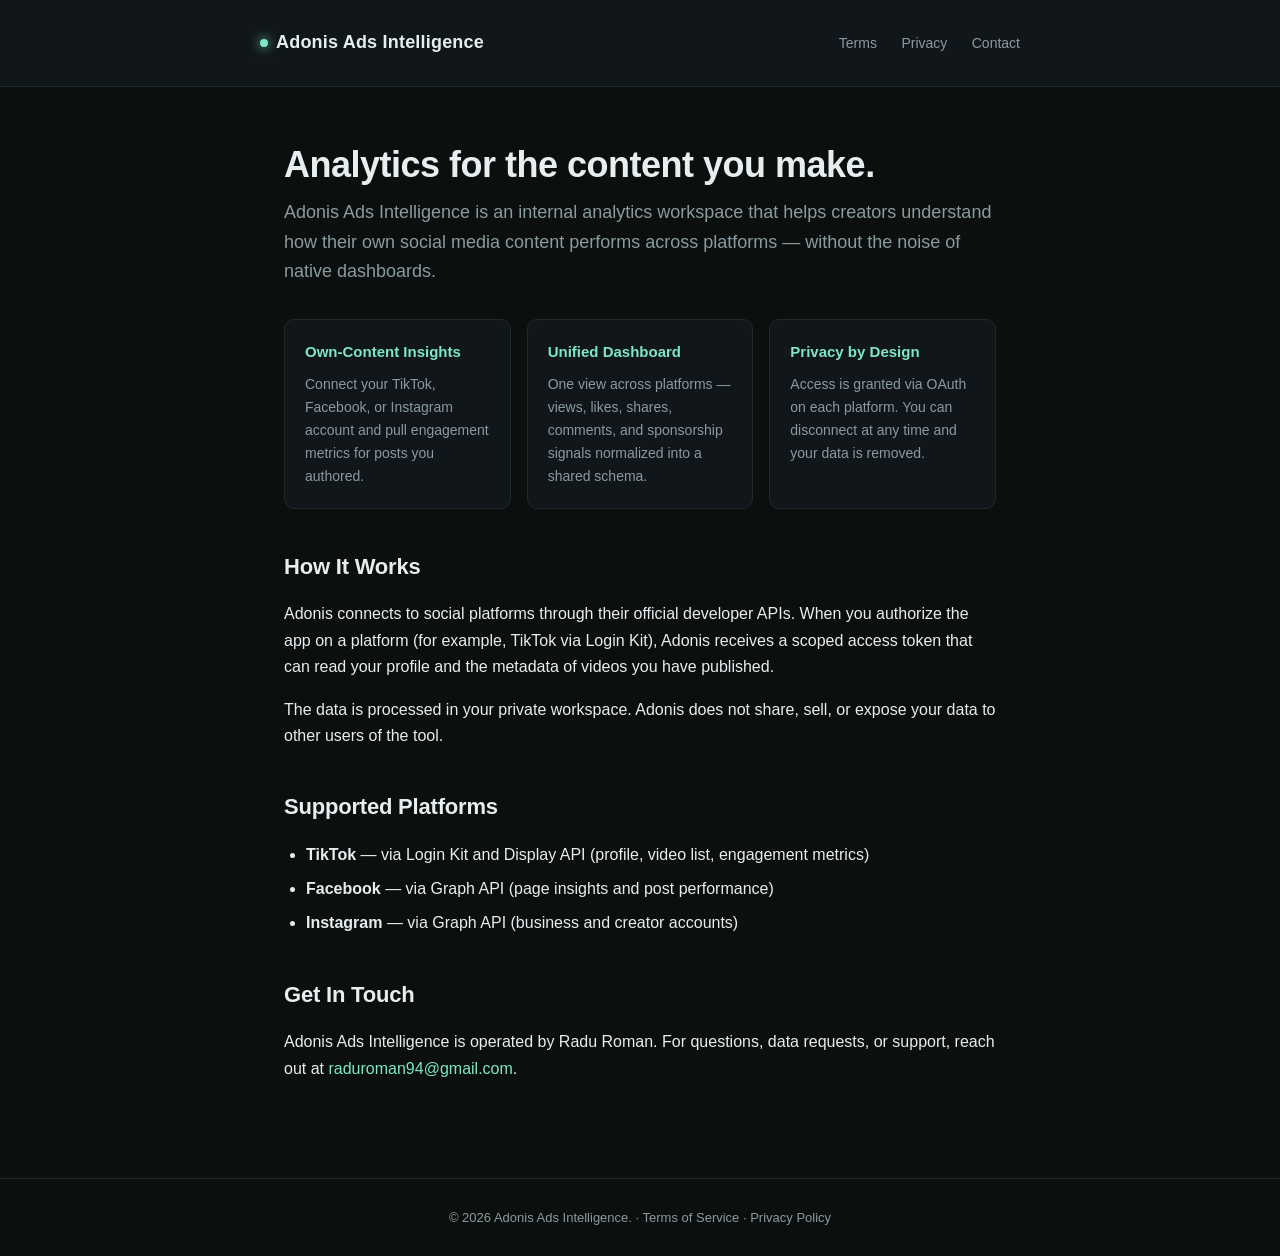
<file: index.html>
<!DOCTYPE html>
<html lang="en">
<head>
  <meta charset="UTF-8">
  <meta name="viewport" content="width=device-width, initial-scale=1.0">
  <title>Adonis Ads Intelligence</title>
  <meta name="description" content="Internal analytics tool for creators to track performance of their own social media content.">
  <link rel="stylesheet" href="styles.css">
</head>
<body>
  <header>
    <div class="wrap">
      <div class="brand"><span class="dot"></span>Adonis Ads Intelligence</div>
      <nav>
        <a href="tos.html">Terms</a>
        <a href="privacy.html">Privacy</a>
        <a href="mailto:raduroman94@gmail.com">Contact</a>
      </nav>
    </div>
  </header>

  <main>
    <h1>Analytics for the content you make.</h1>
    <p class="lead">
      Adonis Ads Intelligence is an internal analytics workspace that helps creators understand how their own social media content performs across platforms — without the noise of native dashboards.
    </p>

    <div class="card-grid">
      <div class="card">
        <h4>Own-Content Insights</h4>
        <p>Connect your TikTok, Facebook, or Instagram account and pull engagement metrics for posts you authored.</p>
      </div>
      <div class="card">
        <h4>Unified Dashboard</h4>
        <p>One view across platforms — views, likes, shares, comments, and sponsorship signals normalized into a shared schema.</p>
      </div>
      <div class="card">
        <h4>Privacy by Design</h4>
        <p>Access is granted via OAuth on each platform. You can disconnect at any time and your data is removed.</p>
      </div>
    </div>

    <h2>How It Works</h2>
    <p>
      Adonis connects to social platforms through their official developer APIs. When you authorize the app on a platform (for example, TikTok via Login Kit), Adonis receives a scoped access token that can read your profile and the metadata of videos you have published.
    </p>
    <p>
      The data is processed in your private workspace. Adonis does not share, sell, or expose your data to other users of the tool.
    </p>

    <h2>Supported Platforms</h2>
    <ul>
      <li><strong>TikTok</strong> — via Login Kit and Display API (profile, video list, engagement metrics)</li>
      <li><strong>Facebook</strong> — via Graph API (page insights and post performance)</li>
      <li><strong>Instagram</strong> — via Graph API (business and creator accounts)</li>
    </ul>

    <h2>Get In Touch</h2>
    <p>
      Adonis Ads Intelligence is operated by Radu Roman. For questions, data requests, or support, reach out at <a href="mailto:raduroman94@gmail.com">raduroman94@gmail.com</a>.
    </p>
  </main>

  <footer>
    &copy; 2026 Adonis Ads Intelligence. &middot;
    <a href="tos.html">Terms of Service</a> &middot;
    <a href="privacy.html">Privacy Policy</a>
  </footer>
</body>
</html>
</file>
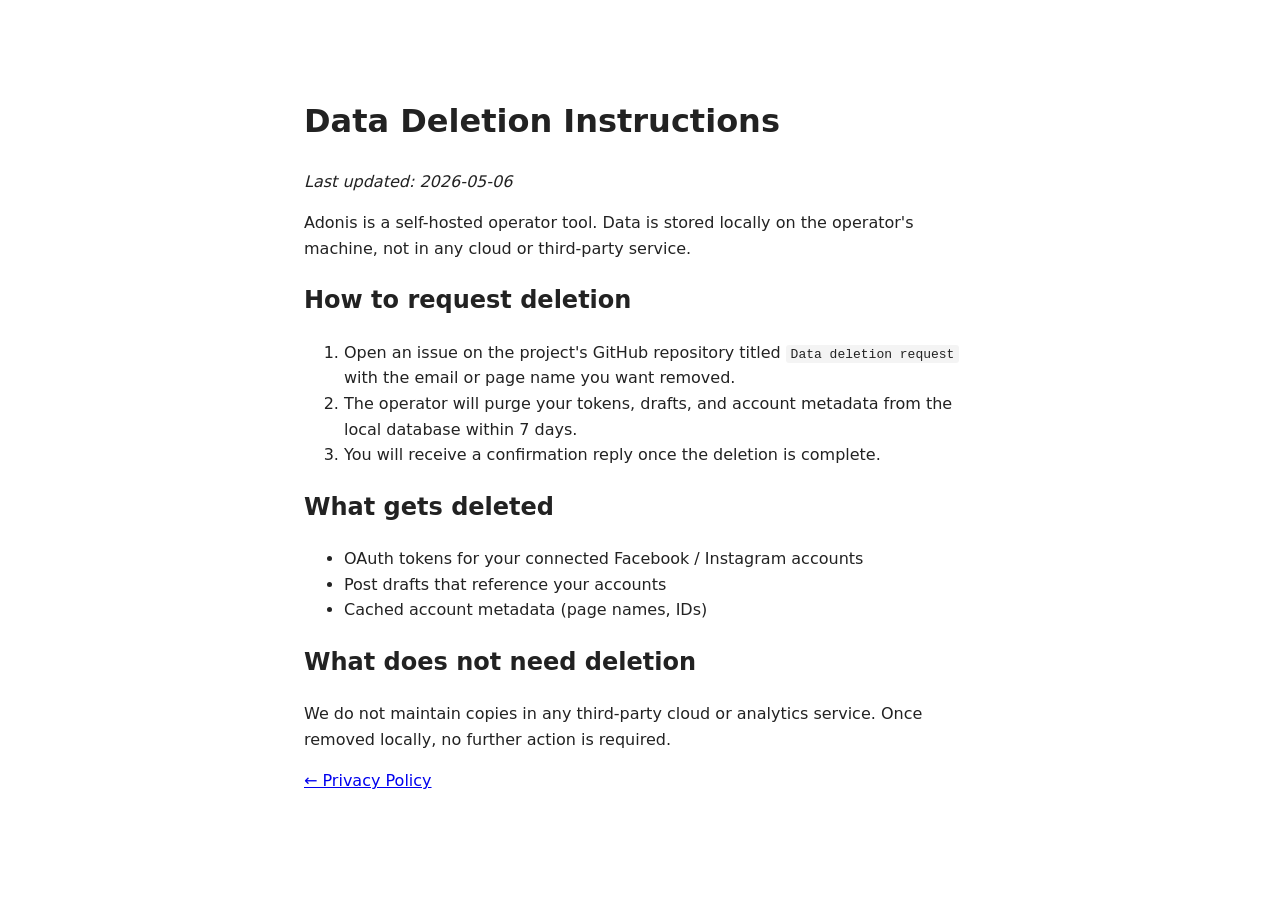
<file: data-deletion.html>
<!doctype html>
<html lang="en"><head>
<meta charset="utf-8"><meta name="viewport" content="width=device-width, initial-scale=1">
<title>Data Deletion — Adonis</title>
<style>body{font-family:system-ui,sans-serif;max-width:42rem;margin:4rem auto;padding:2rem;line-height:1.6;color:#222}h1{margin-top:0}code{background:#f4f4f4;padding:.1rem .3rem;border-radius:3px}</style>
</head><body>
<h1>Data Deletion Instructions</h1>
<p><em>Last updated: 2026-05-06</em></p>
<p>Adonis is a self-hosted operator tool. Data is stored locally on the operator's machine, not in any cloud or third-party service.</p>
<h2>How to request deletion</h2>
<ol>
  <li>Open an issue on the project's GitHub repository titled <code>Data deletion request</code> with the email or page name you want removed.</li>
  <li>The operator will purge your tokens, drafts, and account metadata from the local database within 7 days.</li>
  <li>You will receive a confirmation reply once the deletion is complete.</li>
</ol>
<h2>What gets deleted</h2>
<ul>
  <li>OAuth tokens for your connected Facebook / Instagram accounts</li>
  <li>Post drafts that reference your accounts</li>
  <li>Cached account metadata (page names, IDs)</li>
</ul>
<h2>What does not need deletion</h2>
<p>We do not maintain copies in any third-party cloud or analytics service. Once removed locally, no further action is required.</p>
<p><a href="privacy.html">← Privacy Policy</a></p>
</body></html>
</file>
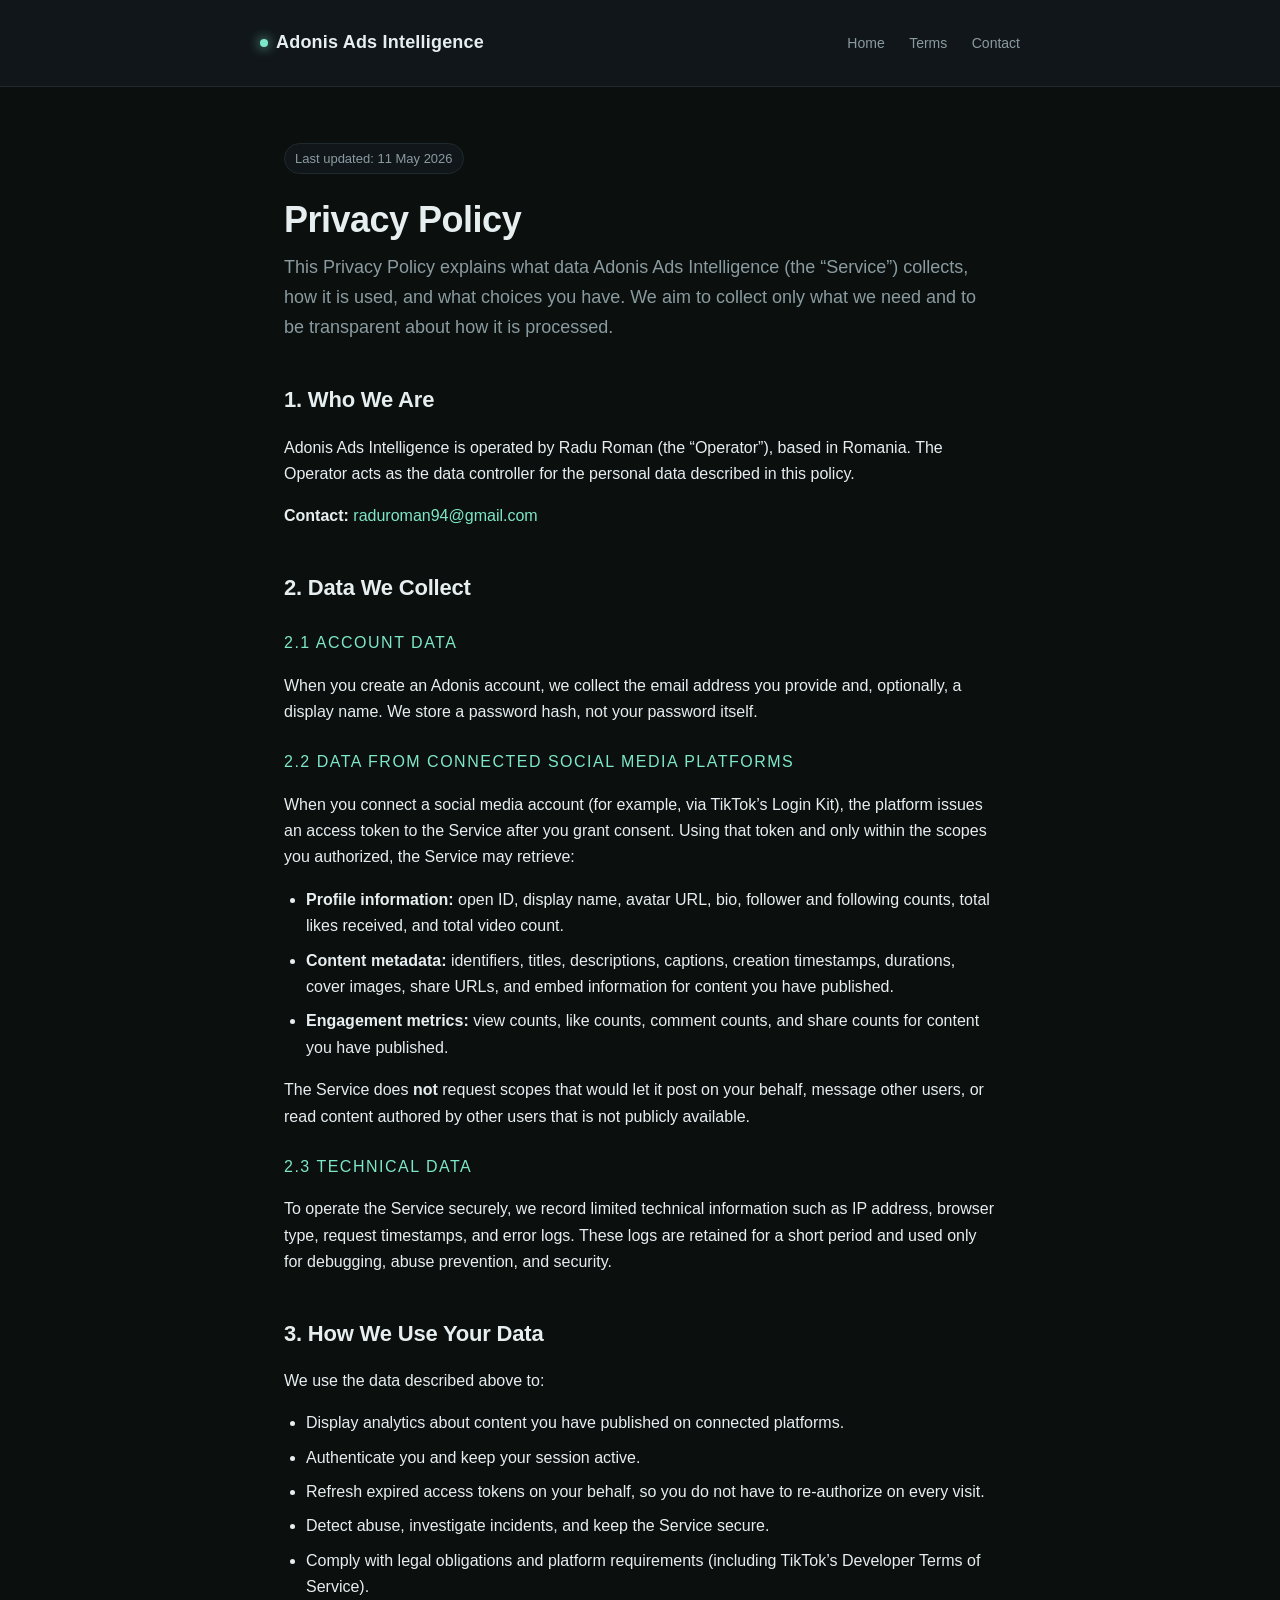
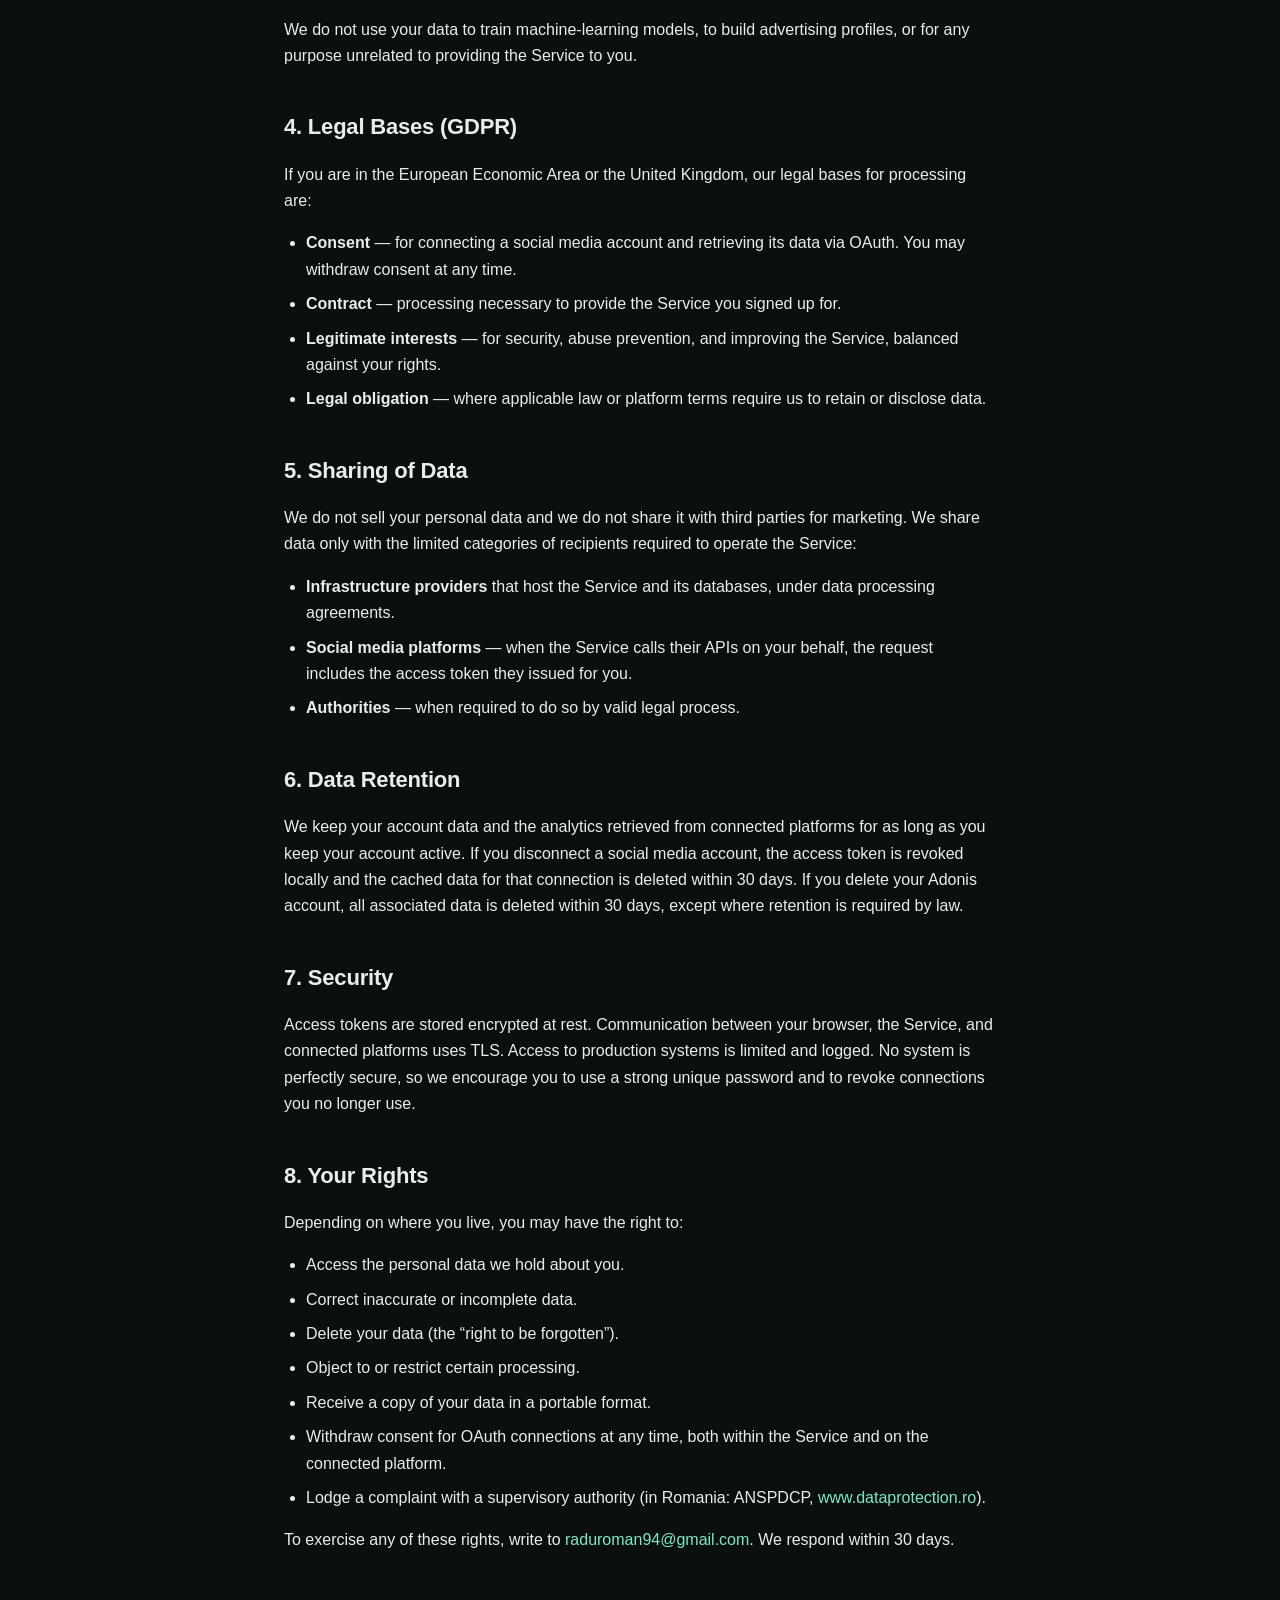
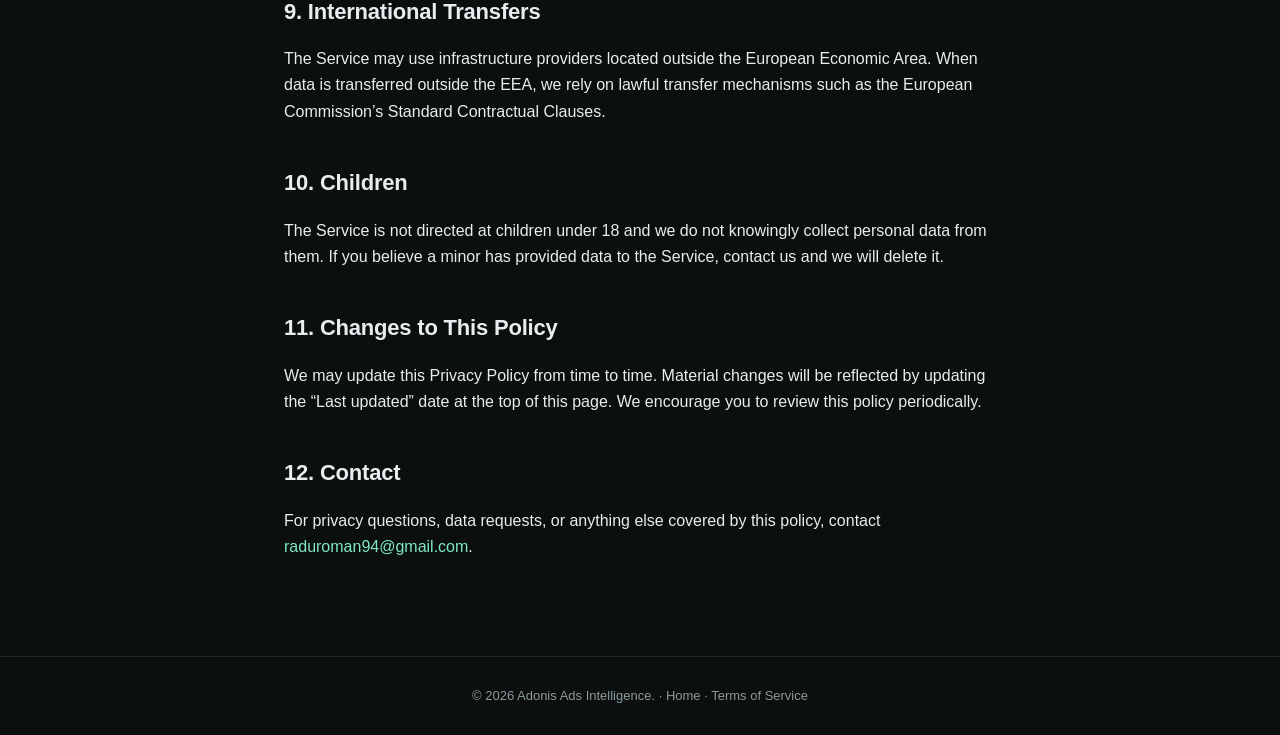
<file: privacy.html>
<!DOCTYPE html>
<html lang="en">
<head>
  <meta charset="UTF-8">
  <meta name="viewport" content="width=device-width, initial-scale=1.0">
  <title>Privacy Policy &mdash; Adonis Ads Intelligence</title>
  <link rel="stylesheet" href="styles.css">
</head>
<body>
  <header>
    <div class="wrap">
      <div class="brand"><a href="index.html" style="color:inherit;border:none;"><span class="dot"></span>Adonis Ads Intelligence</a></div>
      <nav>
        <a href="index.html">Home</a>
        <a href="tos.html">Terms</a>
        <a href="mailto:raduroman94@gmail.com">Contact</a>
      </nav>
    </div>
  </header>

  <main>
    <span class="meta">Last updated: 11 May 2026</span>
    <h1>Privacy Policy</h1>
    <p class="lead">
      This Privacy Policy explains what data Adonis Ads Intelligence (the &ldquo;Service&rdquo;) collects, how it is used, and what choices you have. We aim to collect only what we need and to be transparent about how it is processed.
    </p>

    <h2>1. Who We Are</h2>
    <p>
      Adonis Ads Intelligence is operated by Radu Roman (the &ldquo;Operator&rdquo;), based in Romania. The Operator acts as the data controller for the personal data described in this policy.
    </p>
    <p>
      <strong>Contact:</strong> <a href="mailto:raduroman94@gmail.com">raduroman94@gmail.com</a>
    </p>

    <h2>2. Data We Collect</h2>

    <h3>2.1 Account Data</h3>
    <p>
      When you create an Adonis account, we collect the email address you provide and, optionally, a display name. We store a password hash, not your password itself.
    </p>

    <h3>2.2 Data from Connected Social Media Platforms</h3>
    <p>
      When you connect a social media account (for example, via TikTok&rsquo;s Login Kit), the platform issues an access token to the Service after you grant consent. Using that token and only within the scopes you authorized, the Service may retrieve:
    </p>
    <ul>
      <li><strong>Profile information:</strong> open ID, display name, avatar URL, bio, follower and following counts, total likes received, and total video count.</li>
      <li><strong>Content metadata:</strong> identifiers, titles, descriptions, captions, creation timestamps, durations, cover images, share URLs, and embed information for content you have published.</li>
      <li><strong>Engagement metrics:</strong> view counts, like counts, comment counts, and share counts for content you have published.</li>
    </ul>
    <p>
      The Service does <strong>not</strong> request scopes that would let it post on your behalf, message other users, or read content authored by other users that is not publicly available.
    </p>

    <h3>2.3 Technical Data</h3>
    <p>
      To operate the Service securely, we record limited technical information such as IP address, browser type, request timestamps, and error logs. These logs are retained for a short period and used only for debugging, abuse prevention, and security.
    </p>

    <h2>3. How We Use Your Data</h2>
    <p>We use the data described above to:</p>
    <ul>
      <li>Display analytics about content you have published on connected platforms.</li>
      <li>Authenticate you and keep your session active.</li>
      <li>Refresh expired access tokens on your behalf, so you do not have to re-authorize on every visit.</li>
      <li>Detect abuse, investigate incidents, and keep the Service secure.</li>
      <li>Comply with legal obligations and platform requirements (including TikTok&rsquo;s Developer Terms of Service).</li>
    </ul>
    <p>
      We do not use your data to train machine-learning models, to build advertising profiles, or for any purpose unrelated to providing the Service to you.
    </p>

    <h2>4. Legal Bases (GDPR)</h2>
    <p>If you are in the European Economic Area or the United Kingdom, our legal bases for processing are:</p>
    <ul>
      <li><strong>Consent</strong> &mdash; for connecting a social media account and retrieving its data via OAuth. You may withdraw consent at any time.</li>
      <li><strong>Contract</strong> &mdash; processing necessary to provide the Service you signed up for.</li>
      <li><strong>Legitimate interests</strong> &mdash; for security, abuse prevention, and improving the Service, balanced against your rights.</li>
      <li><strong>Legal obligation</strong> &mdash; where applicable law or platform terms require us to retain or disclose data.</li>
    </ul>

    <h2>5. Sharing of Data</h2>
    <p>
      We do not sell your personal data and we do not share it with third parties for marketing. We share data only with the limited categories of recipients required to operate the Service:
    </p>
    <ul>
      <li><strong>Infrastructure providers</strong> that host the Service and its databases, under data processing agreements.</li>
      <li><strong>Social media platforms</strong> &mdash; when the Service calls their APIs on your behalf, the request includes the access token they issued for you.</li>
      <li><strong>Authorities</strong> &mdash; when required to do so by valid legal process.</li>
    </ul>

    <h2>6. Data Retention</h2>
    <p>
      We keep your account data and the analytics retrieved from connected platforms for as long as you keep your account active. If you disconnect a social media account, the access token is revoked locally and the cached data for that connection is deleted within 30 days. If you delete your Adonis account, all associated data is deleted within 30 days, except where retention is required by law.
    </p>

    <h2>7. Security</h2>
    <p>
      Access tokens are stored encrypted at rest. Communication between your browser, the Service, and connected platforms uses TLS. Access to production systems is limited and logged. No system is perfectly secure, so we encourage you to use a strong unique password and to revoke connections you no longer use.
    </p>

    <h2>8. Your Rights</h2>
    <p>Depending on where you live, you may have the right to:</p>
    <ul>
      <li>Access the personal data we hold about you.</li>
      <li>Correct inaccurate or incomplete data.</li>
      <li>Delete your data (the &ldquo;right to be forgotten&rdquo;).</li>
      <li>Object to or restrict certain processing.</li>
      <li>Receive a copy of your data in a portable format.</li>
      <li>Withdraw consent for OAuth connections at any time, both within the Service and on the connected platform.</li>
      <li>Lodge a complaint with a supervisory authority (in Romania: ANSPDCP, <a href="https://www.dataprotection.ro" rel="noopener">www.dataprotection.ro</a>).</li>
    </ul>
    <p>
      To exercise any of these rights, write to <a href="mailto:raduroman94@gmail.com">raduroman94@gmail.com</a>. We respond within 30 days.
    </p>

    <h2>9. International Transfers</h2>
    <p>
      The Service may use infrastructure providers located outside the European Economic Area. When data is transferred outside the EEA, we rely on lawful transfer mechanisms such as the European Commission&rsquo;s Standard Contractual Clauses.
    </p>

    <h2>10. Children</h2>
    <p>
      The Service is not directed at children under 18 and we do not knowingly collect personal data from them. If you believe a minor has provided data to the Service, contact us and we will delete it.
    </p>

    <h2>11. Changes to This Policy</h2>
    <p>
      We may update this Privacy Policy from time to time. Material changes will be reflected by updating the &ldquo;Last updated&rdquo; date at the top of this page. We encourage you to review this policy periodically.
    </p>

    <h2>12. Contact</h2>
    <p>
      For privacy questions, data requests, or anything else covered by this policy, contact <a href="mailto:raduroman94@gmail.com">raduroman94@gmail.com</a>.
    </p>
  </main>

  <footer>
    &copy; 2026 Adonis Ads Intelligence. &middot;
    <a href="index.html">Home</a> &middot;
    <a href="tos.html">Terms of Service</a>
  </footer>
</body>
</html>
</file>
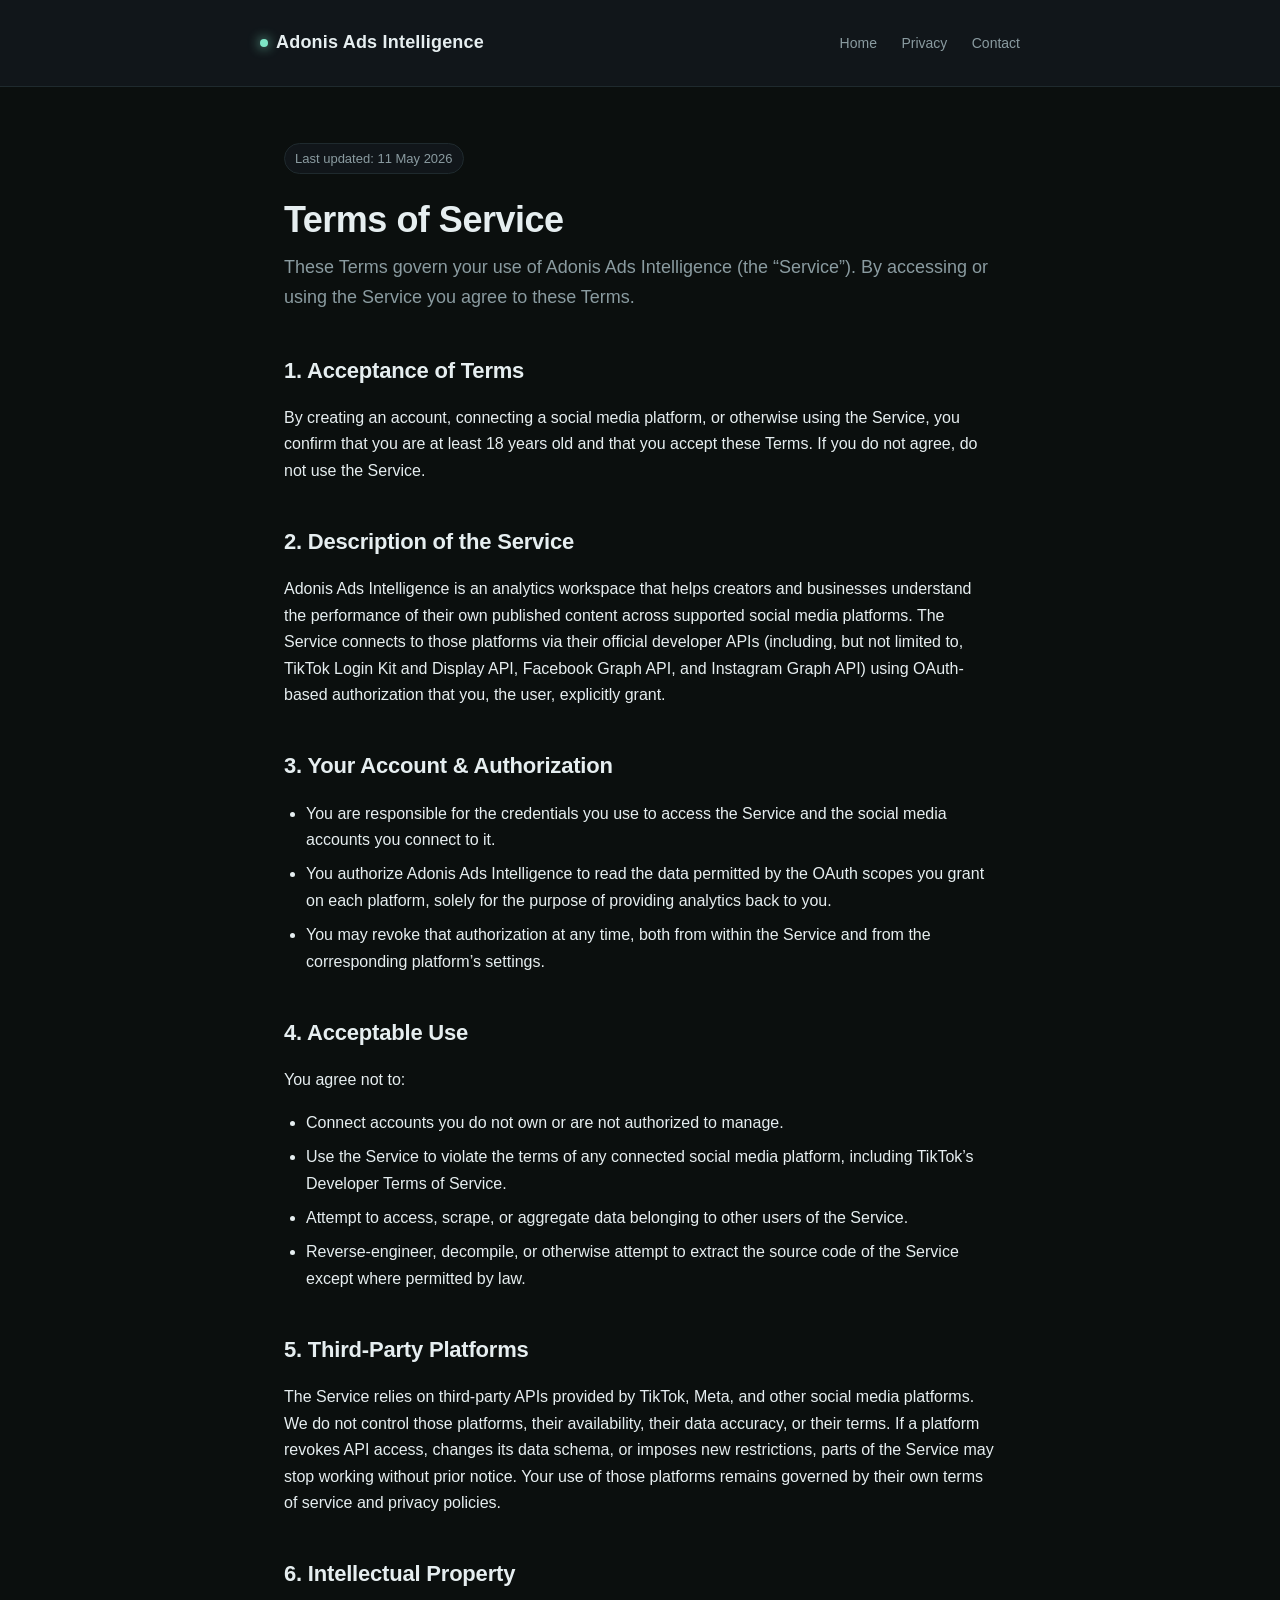
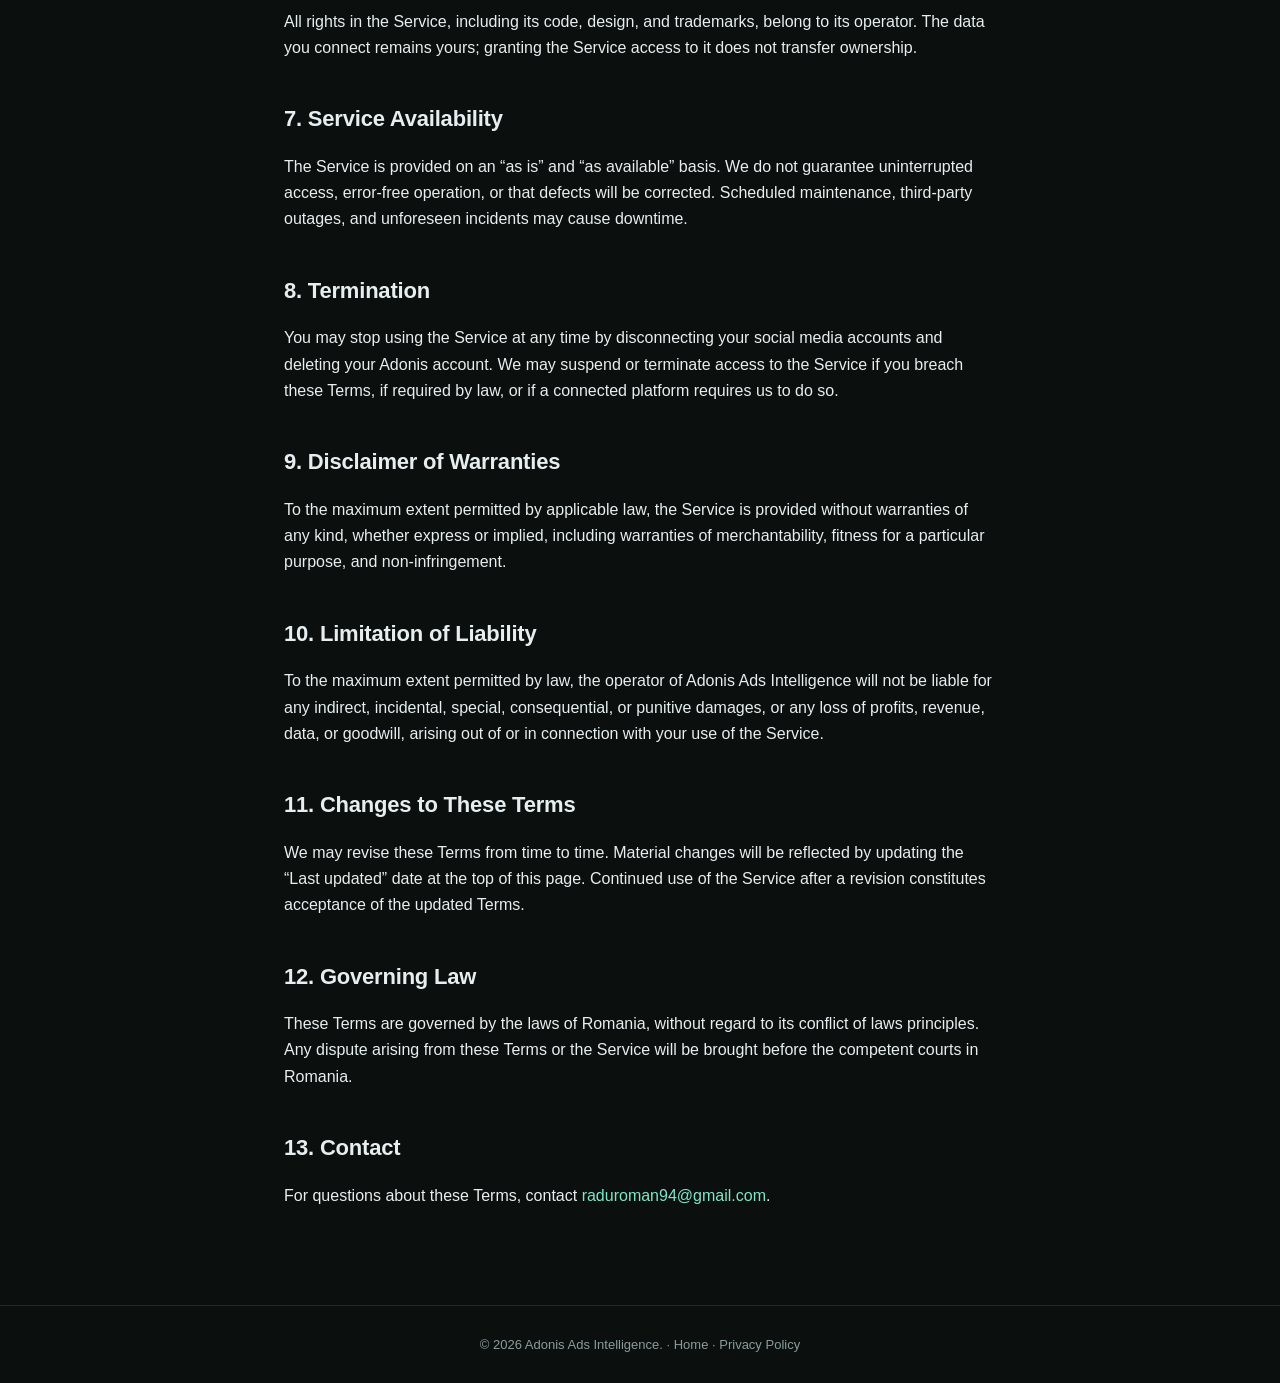
<file: tos.html>
<!DOCTYPE html>
<html lang="en">
<head>
  <meta charset="UTF-8">
  <meta name="viewport" content="width=device-width, initial-scale=1.0">
  <title>Terms of Service &mdash; Adonis Ads Intelligence</title>
  <link rel="stylesheet" href="styles.css">
</head>
<body>
  <header>
    <div class="wrap">
      <div class="brand"><a href="index.html" style="color:inherit;border:none;"><span class="dot"></span>Adonis Ads Intelligence</a></div>
      <nav>
        <a href="index.html">Home</a>
        <a href="privacy.html">Privacy</a>
        <a href="mailto:raduroman94@gmail.com">Contact</a>
      </nav>
    </div>
  </header>

  <main>
    <span class="meta">Last updated: 11 May 2026</span>
    <h1>Terms of Service</h1>
    <p class="lead">
      These Terms govern your use of Adonis Ads Intelligence (the &ldquo;Service&rdquo;). By accessing or using the Service you agree to these Terms.
    </p>

    <h2>1. Acceptance of Terms</h2>
    <p>
      By creating an account, connecting a social media platform, or otherwise using the Service, you confirm that you are at least 18 years old and that you accept these Terms. If you do not agree, do not use the Service.
    </p>

    <h2>2. Description of the Service</h2>
    <p>
      Adonis Ads Intelligence is an analytics workspace that helps creators and businesses understand the performance of their own published content across supported social media platforms. The Service connects to those platforms via their official developer APIs (including, but not limited to, TikTok Login Kit and Display API, Facebook Graph API, and Instagram Graph API) using OAuth-based authorization that you, the user, explicitly grant.
    </p>

    <h2>3. Your Account &amp; Authorization</h2>
    <ul>
      <li>You are responsible for the credentials you use to access the Service and the social media accounts you connect to it.</li>
      <li>You authorize Adonis Ads Intelligence to read the data permitted by the OAuth scopes you grant on each platform, solely for the purpose of providing analytics back to you.</li>
      <li>You may revoke that authorization at any time, both from within the Service and from the corresponding platform&rsquo;s settings.</li>
    </ul>

    <h2>4. Acceptable Use</h2>
    <p>You agree not to:</p>
    <ul>
      <li>Connect accounts you do not own or are not authorized to manage.</li>
      <li>Use the Service to violate the terms of any connected social media platform, including TikTok&rsquo;s Developer Terms of Service.</li>
      <li>Attempt to access, scrape, or aggregate data belonging to other users of the Service.</li>
      <li>Reverse-engineer, decompile, or otherwise attempt to extract the source code of the Service except where permitted by law.</li>
    </ul>

    <h2>5. Third-Party Platforms</h2>
    <p>
      The Service relies on third-party APIs provided by TikTok, Meta, and other social media platforms. We do not control those platforms, their availability, their data accuracy, or their terms. If a platform revokes API access, changes its data schema, or imposes new restrictions, parts of the Service may stop working without prior notice. Your use of those platforms remains governed by their own terms of service and privacy policies.
    </p>

    <h2>6. Intellectual Property</h2>
    <p>
      All rights in the Service, including its code, design, and trademarks, belong to its operator. The data you connect remains yours; granting the Service access to it does not transfer ownership.
    </p>

    <h2>7. Service Availability</h2>
    <p>
      The Service is provided on an &ldquo;as is&rdquo; and &ldquo;as available&rdquo; basis. We do not guarantee uninterrupted access, error-free operation, or that defects will be corrected. Scheduled maintenance, third-party outages, and unforeseen incidents may cause downtime.
    </p>

    <h2>8. Termination</h2>
    <p>
      You may stop using the Service at any time by disconnecting your social media accounts and deleting your Adonis account. We may suspend or terminate access to the Service if you breach these Terms, if required by law, or if a connected platform requires us to do so.
    </p>

    <h2>9. Disclaimer of Warranties</h2>
    <p>
      To the maximum extent permitted by applicable law, the Service is provided without warranties of any kind, whether express or implied, including warranties of merchantability, fitness for a particular purpose, and non-infringement.
    </p>

    <h2>10. Limitation of Liability</h2>
    <p>
      To the maximum extent permitted by law, the operator of Adonis Ads Intelligence will not be liable for any indirect, incidental, special, consequential, or punitive damages, or any loss of profits, revenue, data, or goodwill, arising out of or in connection with your use of the Service.
    </p>

    <h2>11. Changes to These Terms</h2>
    <p>
      We may revise these Terms from time to time. Material changes will be reflected by updating the &ldquo;Last updated&rdquo; date at the top of this page. Continued use of the Service after a revision constitutes acceptance of the updated Terms.
    </p>

    <h2>12. Governing Law</h2>
    <p>
      These Terms are governed by the laws of Romania, without regard to its conflict of laws principles. Any dispute arising from these Terms or the Service will be brought before the competent courts in Romania.
    </p>

    <h2>13. Contact</h2>
    <p>
      For questions about these Terms, contact <a href="mailto:raduroman94@gmail.com">raduroman94@gmail.com</a>.
    </p>
  </main>

  <footer>
    &copy; 2026 Adonis Ads Intelligence. &middot;
    <a href="index.html">Home</a> &middot;
    <a href="privacy.html">Privacy Policy</a>
  </footer>
</body>
</html>
</file>
<file: styles.css>
:root {
  --bg: #0b0f0e;
  --surface: #11161a;
  --border: #1f2a2e;
  --text: #e6eef0;
  --muted: #8a9ba0;
  --mint: #7ee7c7;
  --accent: #ff8a4c;
  --max-width: 760px;
}

* { box-sizing: border-box; }

html { scroll-behavior: smooth; }

body {
  margin: 0;
  font-family: -apple-system, BlinkMacSystemFont, "Segoe UI", Roboto, Oxygen, Ubuntu, Cantarell, sans-serif;
  background: var(--bg);
  color: var(--text);
  line-height: 1.65;
  -webkit-font-smoothing: antialiased;
  -moz-osx-font-smoothing: grayscale;
}

a {
  color: var(--mint);
  text-decoration: none;
  border-bottom: 1px solid transparent;
  transition: border-color .15s ease;
}

a:hover { border-bottom-color: var(--mint); }

header {
  padding: 28px 24px;
  border-bottom: 1px solid var(--border);
  background: var(--surface);
}

header .wrap {
  max-width: var(--max-width);
  margin: 0 auto;
  display: flex;
  align-items: center;
  justify-content: space-between;
  flex-wrap: wrap;
  gap: 16px;
}

.brand {
  font-weight: 600;
  font-size: 18px;
  letter-spacing: .2px;
  color: var(--text);
}

.brand .dot {
  display: inline-block;
  width: 8px;
  height: 8px;
  border-radius: 50%;
  background: var(--mint);
  margin-right: 8px;
  vertical-align: middle;
  box-shadow: 0 0 12px var(--mint);
}

nav a {
  margin-left: 20px;
  font-size: 14px;
  color: var(--muted);
}

nav a:hover { color: var(--mint); }

main {
  max-width: var(--max-width);
  margin: 0 auto;
  padding: 56px 24px 80px;
}

h1 {
  font-size: 36px;
  line-height: 1.2;
  margin: 0 0 12px;
  letter-spacing: -.5px;
}

h2 {
  font-size: 22px;
  margin: 40px 0 12px;
  letter-spacing: -.2px;
  color: var(--text);
}

h3 {
  font-size: 16px;
  margin: 24px 0 8px;
  color: var(--mint);
  text-transform: uppercase;
  letter-spacing: 1.5px;
  font-weight: 500;
}

p, li { color: var(--text); }

.lead {
  font-size: 18px;
  color: var(--muted);
  margin: 0 0 32px;
}

.meta {
  display: inline-block;
  font-size: 13px;
  color: var(--muted);
  background: var(--surface);
  border: 1px solid var(--border);
  padding: 4px 10px;
  border-radius: 999px;
  margin-bottom: 24px;
}

ul { padding-left: 22px; }
li { margin-bottom: 8px; }

code {
  font-family: "JetBrains Mono", ui-monospace, SFMono-Regular, Menlo, monospace;
  font-size: 13px;
  background: var(--surface);
  border: 1px solid var(--border);
  padding: 2px 6px;
  border-radius: 4px;
}

.card-grid {
  display: grid;
  grid-template-columns: repeat(auto-fit, minmax(220px, 1fr));
  gap: 16px;
  margin: 32px 0;
}

.card {
  background: var(--surface);
  border: 1px solid var(--border);
  border-radius: 10px;
  padding: 20px;
}

.card h4 {
  margin: 0 0 8px;
  font-size: 15px;
  color: var(--mint);
}

.card p {
  margin: 0;
  font-size: 14px;
  color: var(--muted);
}

footer {
  border-top: 1px solid var(--border);
  padding: 28px 24px;
  text-align: center;
  color: var(--muted);
  font-size: 13px;
}

footer a { color: var(--muted); }
footer a:hover { color: var(--mint); }

@media (max-width: 520px) {
  h1 { font-size: 28px; }
  .lead { font-size: 16px; }
  nav a { margin-left: 12px; }
}
</file>
